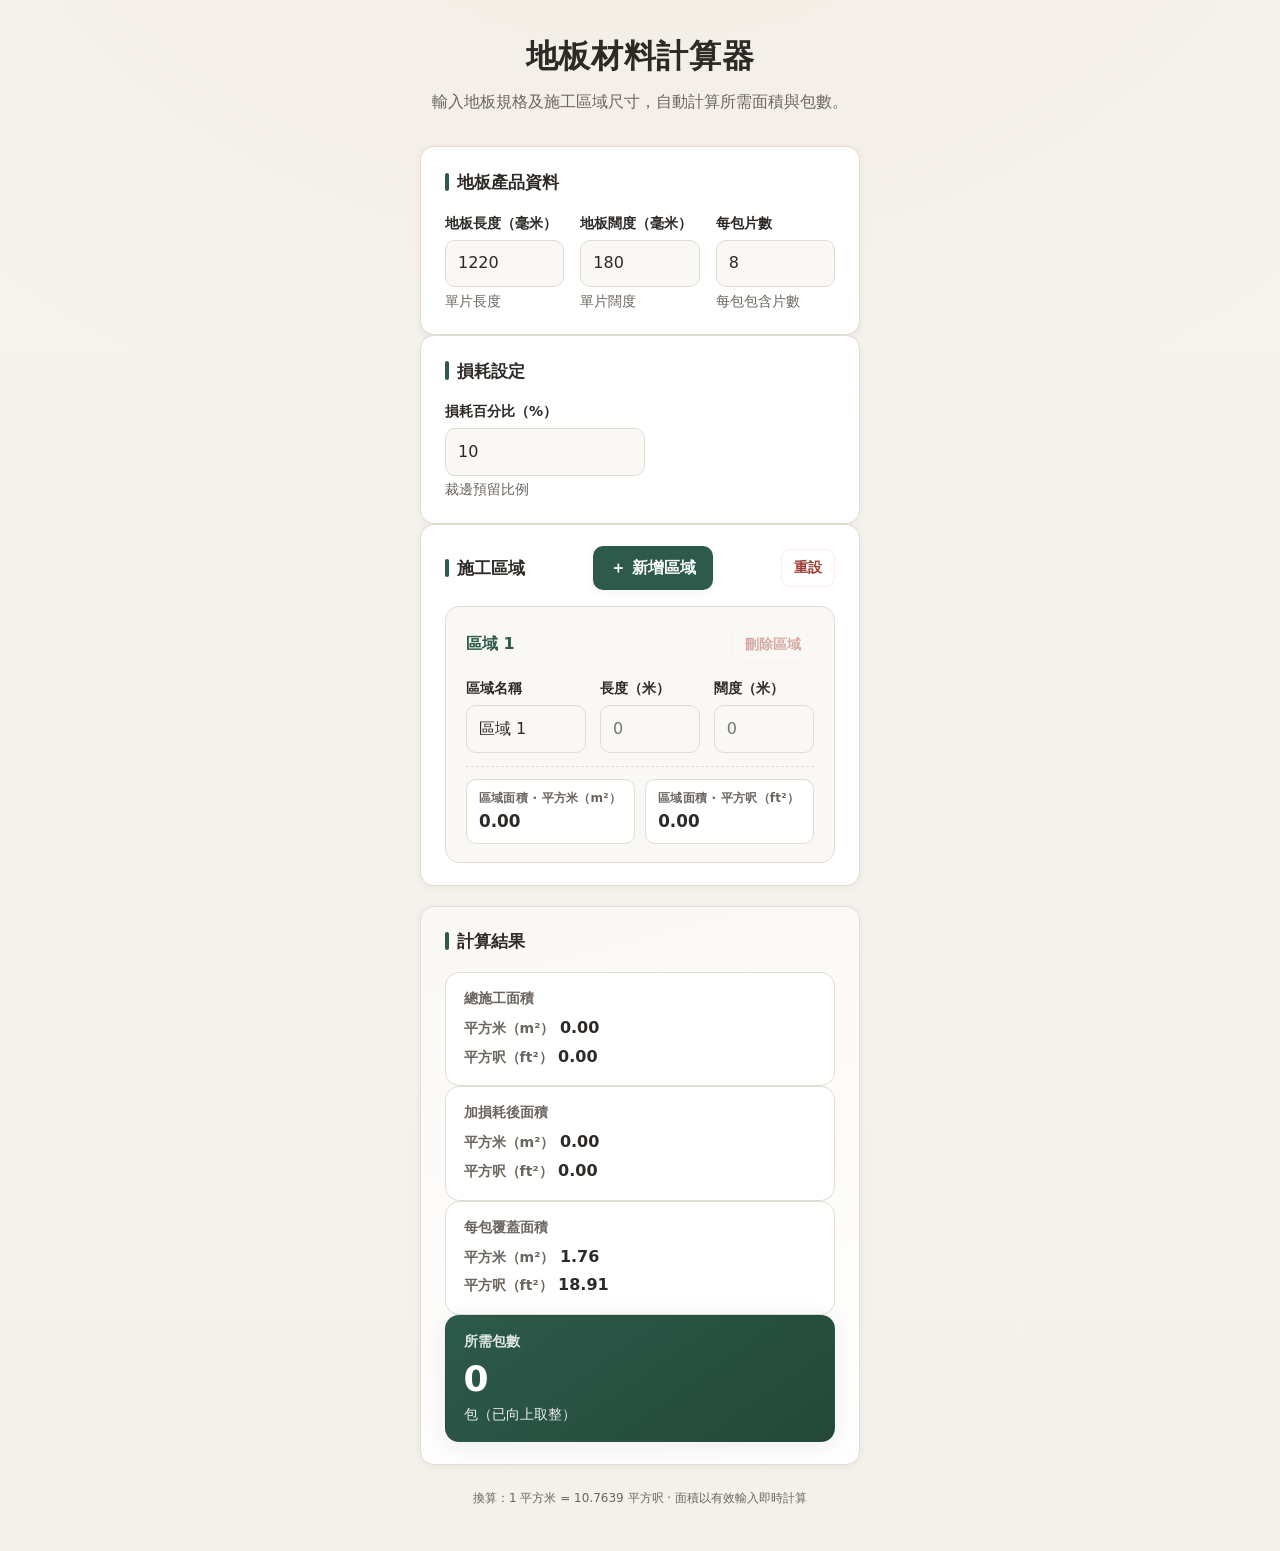
<file: index.html>
<!DOCTYPE html>
<html lang="zh-Hant">
<head>
  <meta charset="UTF-8">
  <meta name="viewport" content="width=device-width, initial-scale=1.0">
  <title>地板材料計算器</title>
  <style>
    :root {
      --bg: #f4f1ec;
      --surface: #ffffff;
      --surface-muted: #faf8f5;
      --border: #e2ddd4;
      --border-strong: #cfc7ba;
      --text: #2c2926;
      --text-muted: #6b6560;
      --accent: #2d5a4a;
      --accent-hover: #234839;
      --accent-soft: #e8f0ec;
      --danger: #9b3b32;
      --danger-soft: #fbeae8;
      --highlight: #c4a574;
      --shadow: 0 4px 24px rgba(44, 41, 38, 0.08);
      --shadow-sm: 0 2px 8px rgba(44, 41, 38, 0.06);
      --radius: 14px;
      --radius-sm: 10px;
      --font: system-ui, -apple-system, "Segoe UI", "PingFang TC", "Microsoft JhengHei", "Noto Sans TC", sans-serif;
      --transition: 0.2s ease;
    }

    *, *::before, *::after { box-sizing: border-box; }

    body {
      margin: 0;
      min-height: 100vh;
      font-family: var(--font);
      font-size: 16px;
      line-height: 1.55;
      color: var(--text);
      background: var(--bg);
      background-image:
        radial-gradient(ellipse 80% 50% at 50% -20%, rgba(196, 165, 116, 0.12), transparent),
        linear-gradient(180deg, #f7f4ef 0%, var(--bg) 100%);
    }

    .app {
          max-width: 480px;
          margin: 0 auto;
          padding: clamp(1rem, 4vw, 2rem) 1.25rem 2rem;
        }

    .header {
      text-align: center;
      margin-bottom: 2rem;
    }

    .header h1 {
      margin: 0 0 0.5rem;
      font-size: clamp(1.5rem, 4vw, 2rem);
      font-weight: 700;
      letter-spacing: 0.02em;
      color: var(--text);
    }

    .header p {
          margin: 0;
          font-size: 1rem;
          color: var(--text-muted);
          max-width: 36em;
          margin-inline: auto;
        }

    .grid-top {
          display: block;
        }



    .card {
      background: var(--surface);
      border: 1px solid var(--border);
      border-radius: var(--radius);
      box-shadow: var(--shadow-sm);
      padding: 1.35rem 1.5rem;
    }

    .card-title {
      margin: 0 0 1.1rem;
      font-size: 1.05rem;
      font-weight: 650;
      color: var(--text);
      display: flex;
      align-items: center;
      gap: 0.5rem;
    }

    .card-title::before {
      content: "";
      width: 4px;
      height: 1.1em;
      background: var(--accent);
      border-radius: 2px;
    }

    .field-grid {
      display: grid;
      grid-template-columns: repeat(3, 1fr);
      gap: 1rem;
    }

    @media (max-width: 600px) {
      .field-grid { grid-template-columns: 1fr; }
    }

    .field {
      display: flex;
      flex-direction: column;
      gap: 0.35rem;
    }

    .field label {
      font-size: 0.875rem;
      font-weight: 600;
      color: var(--text);
    }

    .field .hint {
          font-size: 0.875rem;
      color: var(--text-muted);
      margin-top: -0.15rem;
    }

    input[type="number"],
        input[type="text"] {
          width: 100%;
          padding: 0.65rem 0.75rem;
          font: inherit;
          font-size: 1rem;
      color: var(--text);
      background: var(--surface-muted);
      border: 1px solid var(--border);
      border-radius: var(--radius-sm);
      transition: border-color var(--transition), box-shadow var(--transition), background var(--transition);
    }

    input:hover {
      border-color: var(--border-strong);
    }

    input:focus {
      outline: none;
      border-color: var(--accent);
      background: var(--surface);
      box-shadow: 0 0 0 3px var(--accent-soft);
    }

    input:invalid:not(:placeholder-shown) {
      border-color: var(--danger);
    }

    .areas-section {
      margin-bottom: 1.25rem;
    }

    .areas-header {
      display: flex;
      flex-wrap: wrap;
      align-items: center;
      justify-content: space-between;
      gap: 0.75rem;
      margin-bottom: 1rem;
    }

    .areas-header .card-title {
      margin: 0;
    }

    .btn {
      display: inline-flex;
      align-items: center;
      justify-content: center;
      gap: 0.35rem;
      padding: 0.6rem 1.1rem;
      font: inherit;
      font-size: 1rem;
            font-weight: 600;
            border: none;
            border-radius: var(--radius-sm);
            cursor: pointer;
      transition: background var(--transition), transform 0.1s ease, box-shadow var(--transition);
    }

    .btn:active { transform: scale(0.98); }

    .btn-primary {
      background: var(--accent);
      color: #fff;
      box-shadow: var(--shadow-sm);
    }

    .btn-primary:hover { background: var(--accent-hover); }
    .btn-primary:focus-visible {
      outline: 2px solid var(--accent);
      outline-offset: 2px;
    }

    .btn-ghost {
          background: transparent;
          color: var(--danger);
          border: 1px solid var(--danger-soft);
          padding: 0.45rem 0.75rem;
          font-size: 0.875rem;
    }

    .btn-ghost:hover {
      background: var(--danger-soft);
    }

    .btn-ghost:disabled {
      opacity: 0.4;
      cursor: not-allowed;
      pointer-events: none;
    }

    .areas-list {
      display: flex;
      flex-direction: column;
      gap: 1rem;
    }

    .area-card {
      background: var(--surface-muted);
      border: 1px solid var(--border);
      border-radius: var(--radius);
      padding: 1.15rem 1.25rem;
      transition: box-shadow var(--transition);
    }

    .area-card:focus-within {
      box-shadow: var(--shadow-sm);
      border-color: var(--border-strong);
    }

    .area-card-head {
      display: flex;
      flex-wrap: wrap;
      align-items: center;
      justify-content: space-between;
      gap: 0.5rem;
      margin-bottom: 0.9rem;
    }

    .area-card-head h3 {
          margin: 0;
          font-size: 1rem;
      font-weight: 650;
      color: var(--accent);
    }

    .area-fields {
      display: grid;
      grid-template-columns: 1.2fr 1fr 1fr;
      gap: 0.85rem;
      margin-bottom: 0.85rem;
    }

    @media (max-width: 640px) {
      .area-fields { grid-template-columns: 1fr; }
    }

    .area-subtotal {
      display: grid;
      grid-template-columns: 1fr 1fr;
      gap: 0.65rem;
      padding-top: 0.75rem;
      border-top: 1px dashed var(--border);
    }

    @media (max-width: 480px) {
      .area-subtotal { grid-template-columns: 1fr; }
    }

    .subtotal-box {
      background: var(--surface);
      border: 1px solid var(--border);
      border-radius: var(--radius-sm);
      padding: 0.55rem 0.75rem;
    }

    .subtotal-box .label {
          font-size: 0.75rem;
      font-weight: 600;
      color: var(--text-muted);
      text-transform: none;
      letter-spacing: 0.02em;
    }

    .subtotal-box .value {
      font-size: 1.05rem;
      font-weight: 700;
      color: var(--text);
      font-variant-numeric: tabular-nums;
    }

    .waste-field {
      max-width: 200px;
    }

    .results-section .card {
      background: linear-gradient(165deg, #faf8f5 0%, var(--surface) 100%);
    }

    .results-grid {
          display: block;
        }



    .result-card {
      background: var(--surface);
      border: 1px solid var(--border);
      border-radius: var(--radius);
      padding: 1rem 1.1rem;
      min-height: 100%;
    }

    .result-card .result-label {
          font-size: 0.875rem;
      font-weight: 600;
      color: var(--text-muted);
      margin-bottom: 0.5rem;
      line-height: 1.35;
    }

    .result-card .dual {
      display: flex;
      flex-direction: column;
      gap: 0.25rem;
    }

    .result-card .dual span {
      font-size: 1rem;
      font-weight: 700;
      font-variant-numeric: tabular-nums;
      color: var(--text);
    }

    .result-card .dual .unit {
          font-size: 0.875rem;
      font-weight: 600;
      color: var(--text-muted);
    }

    .result-card.highlight {
      grid-column: span 1;
      background: linear-gradient(145deg, var(--accent) 0%, #234839 100%);
      border-color: transparent;
      color: #fff;
      box-shadow: var(--shadow);
    }

    @media (min-width: 901px) {
      .result-card.highlight { grid-column: span 1; }
    }

    .result-card.highlight .result-label {
      color: rgba(255, 255, 255, 0.85);
    }

    .result-card.highlight .pack-value {
      font-size: 2.25rem;
      font-weight: 800;
      line-height: 1.1;
      font-variant-numeric: tabular-nums;
    }

    .result-card.highlight .pack-unit {
      font-size: 0.9rem;
      opacity: 0.9;
      margin-top: 0.25rem;
    }

    .result-card.placeholder .dual span,
    .result-card.placeholder .pack-value {
      color: var(--text-muted);
      font-weight: 600;
    }

    .footer-note {
      text-align: center;
      margin-top: 1.5rem;
      font-size: 0.75rem;
      color: var(--text-muted);
    }

    .sr-only {
      position: absolute;
      width: 1px;
      height: 1px;
      padding: 0;
      margin: -1px;
      overflow: hidden;
      clip: rect(0, 0, 0, 0);
      border: 0;
    }

    @media (prefers-color-scheme: dark) {
      :root {
        --bg: #1a1917;
        --surface: #242322;
        --surface-muted: #2a2928;
        --border: #3a3632;
        --border-strong: #4a4540;
        --text: #e8e4df;
        --text-muted: #9b9590;
        --accent: #4a8c73;
        --accent-hover: #3d7962;
        --accent-soft: rgba(74, 140, 115, 0.2);
        --danger: #c45b52;
        --danger-soft: rgba(196, 91, 82, 0.25);
        --highlight: #d4b88a;
        --shadow: 0 4px 24px rgba(0, 0, 0, 0.35);
        --shadow-sm: 0 2px 8px rgba(0, 0, 0, 0.25);
      }
      body {
        background-image:
          radial-gradient(ellipse 80% 50% at 50% -20%, rgba(196, 165, 116, 0.08), transparent),
          linear-gradient(180deg, #222019 0%, var(--bg) 100%);
      }
      .results-section .card {
        background: linear-gradient(165deg, var(--surface-muted) 0%, var(--surface) 100%);
      }
    }

    @media print {
      body { background: #fff; }
      .btn-primary, .btn-ghost { display: none; }
      .card, .area-card { box-shadow: none; border: 1px solid #ccc; }
      input { border: none; padding: 0; background: transparent; font-size: 0.9rem; }
      .area-subtotal { padding: 0.5rem 0; }
      .subtotal-box { border: 1px solid #ccc; }
      .footer-note { display: none; }
      .header p { color: #333; }
      .result-card .dual span { color: #000; }
      .result-card.highlight { background: #eee; color: #000; border-color: #ccc; }
      .result-card.highlight .result-label { color: #333; }
    }
  </style>
</head>
<body>
  <div class="app">
    <header class="header">
      <h1>地板材料計算器</h1>
      <p>輸入地板規格及施工區域尺寸，自動計算所需面積與包數。</p>
    </header>

    <div class="grid-top">
      <section class="card" aria-labelledby="product-heading">
        <h2 class="card-title" id="product-heading">地板產品資料</h2>
        <div class="field-grid">
          <div class="field">
            <label for="plank-length">地板長度（毫米）</label>
            <input type="number" id="plank-length" min="0" step="1" placeholder="例如 1220" value="1220" inputmode="decimal" aria-describedby="plank-length-hint">
            <span class="hint" id="plank-length-hint">單片長度</span>
          </div>
          <div class="field">
            <label for="plank-width">地板闊度（毫米）</label>
            <input type="number" id="plank-width" min="0" step="1" placeholder="例如 180" value="180" inputmode="decimal" aria-describedby="plank-width-hint">
            <span class="hint" id="plank-width-hint">單片闊度</span>
          </div>
          <div class="field">
            <label for="pieces-per-pack">每包片數</label>
            <input type="number" id="pieces-per-pack" min="0" step="1" placeholder="例如 8" value="8" inputmode="numeric" aria-describedby="pieces-hint">
            <span class="hint" id="pieces-hint">每包包含片數</span>
          </div>
        </div>
      </section>

      <section class="card" aria-labelledby="waste-heading">
        <h2 class="card-title" id="waste-heading">損耗設定</h2>
        <div class="field waste-field">
          <label for="waste-percent">損耗百分比（%）</label>
          <input type="number" id="waste-percent" min="0" step="0.1" value="10" inputmode="decimal" aria-describedby="waste-hint">
          <span class="hint" id="waste-hint">裁邊預留比例</span>
        </div>
      </section>
    </div>

    <section class="card areas-section" aria-labelledby="areas-heading">
      <div class="areas-header">
        <h2 class="card-title" id="areas-heading">施工區域</h2>
        <button type="button" class="btn btn-primary" id="add-area-btn" aria-label="新增施工區域">
          ＋ 新增區域
        </button>
        <button type="button" class="btn btn-ghost" id="reset-btn" aria-label="重設所有數值">
          重設
        </button>
      </div>
      <div class="areas-list" id="areas-list" role="list"></div>
    </section>

    <section class="results-section" aria-labelledby="results-heading" aria-live="polite">
      <div class="card">
        <h2 class="card-title" id="results-heading">計算結果</h2>
        <div class="results-grid">
          <div class="result-card" id="result-total-area">
            <div class="result-label">總施工面積</div>
            <div class="dual">
              <span><span class="unit">平方米（m²）</span> <span data-m2>0.00</span></span>
              <span><span class="unit">平方呎（ft²）</span> <span data-ft2>0.00</span></span>
            </div>
          </div>
          <div class="result-card" id="result-waste-area">
            <div class="result-label">加損耗後面積</div>
            <div class="dual">
              <span><span class="unit">平方米（m²）</span> <span data-m2>0.00</span></span>
              <span><span class="unit">平方呎（ft²）</span> <span data-ft2>0.00</span></span>
            </div>
          </div>
          <div class="result-card" id="result-pack-coverage">
            <div class="result-label">每包覆蓋面積</div>
            <div class="dual">
              <span><span class="unit">平方米（m²）</span> <span data-m2>0.00</span></span>
              <span><span class="unit">平方呎（ft²）</span> <span data-ft2>0.00</span></span>
            </div>
          </div>
          <div class="result-card highlight" id="result-packs">
            <div class="result-label">所需包數</div>
            <div class="pack-value" data-packs>0</div>
            <div class="pack-unit">包（已向上取整）</div>
          </div>
        </div>
      </div>
    </section>

    <p class="footer-note">換算：1 平方米 = 10.7639 平方呎 · 面積以有效輸入即時計算</p>
  </div>

  <template id="area-card-template">
    <article class="area-card" role="listitem" data-area-id="">
      <div class="area-card-head">
        <h3 class="area-title"></h3>
        <button type="button" class="btn btn-ghost remove-area-btn">刪除區域</button>
      </div>
      <div class="area-fields">
        <div class="field">
          <label class="area-name-label">區域名稱</label>
          <input type="text" class="area-name" placeholder="例如 客廳" maxlength="40">
        </div>
        <div class="field">
          <label class="area-length-label">長度（米）</label>
          <input type="number" class="area-length" min="0" step="0.01" placeholder="0" inputmode="decimal">
        </div>
        <div class="field">
          <label class="area-width-label">闊度（米）</label>
          <input type="number" class="area-width" min="0" step="0.01" placeholder="0" inputmode="decimal">
        </div>
      </div>
      <div class="area-subtotal" aria-label="區域面積">
        <div class="subtotal-box">
          <div class="label">區域面積 · 平方米（m²）</div>
          <div class="value area-m2">0.00</div>
        </div>
        <div class="subtotal-box">
          <div class="label">區域面積 · 平方呎（ft²）</div>
          <div class="value area-ft2">0.00</div>
        </div>
      </div>
    </article>
  </template>

  <script>
    (function () {
      "use strict";

      const M2_TO_FT2 = 10.763910416709722;

      const plankLengthEl = document.getElementById("plank-length");
      const plankWidthEl = document.getElementById("plank-width");
      const piecesPerPackEl = document.getElementById("pieces-per-pack");
      const wastePercentEl = document.getElementById("waste-percent");
      const areasListEl = document.getElementById("areas-list");
      const addAreaBtn = document.getElementById("add-area-btn");
      const areaTemplate = document.getElementById("area-card-template");

      let areaCounter = 0;

      function parseNonNegative(value) {
        const n = parseFloat(value);
        if (Number.isNaN(n) || n < 0) return 0;
        return n;
      }

      function formatArea(m2) {
        return m2.toLocaleString("zh-Hant", { minimumFractionDigits: 2, maximumFractionDigits: 2 });
      }

      function m2ToFt2(m2) {
        return m2 * M2_TO_FT2;
      }

      function setDualUnits(container, m2) {
        const m2El = container.querySelector("[data-m2]");
        const ft2El = container.querySelector("[data-ft2]");
        if (m2El) m2El.textContent = formatArea(m2);
        if (ft2El) ft2El.textContent = formatArea(m2ToFt2(m2));
      }

      function clampInput(el) {
        if (el.value === "" || el.value === "-") return;
        const n = parseFloat(el.value);
        if (!Number.isNaN(n) && n < 0) el.value = "0";
      }

      function getPlankAreaM2() {
        const lengthMm = parseNonNegative(plankLengthEl.value);
        const widthMm = parseNonNegative(plankWidthEl.value);
        const lengthM = lengthMm / 1000;
        const widthM = widthMm / 1000;
        return lengthM * widthM;
      }

      function getPackCoverageM2() {
        const plankArea = getPlankAreaM2();
        const pieces = parseNonNegative(piecesPerPackEl.value);
        return plankArea * pieces;
      }

      function collectAreas() {
        const cards = areasListEl.querySelectorAll(".area-card");
        let totalM2 = 0;
        const areas = [];

        cards.forEach(function (card) {
          const length = parseNonNegative(card.querySelector(".area-length").value);
          const width = parseNonNegative(card.querySelector(".area-width").value);
          const subM2 = length * width;
          totalM2 += subM2;

          const m2El = card.querySelector(".area-m2");
          const ft2El = card.querySelector(".area-ft2");
          if (m2El) m2El.textContent = formatArea(subM2);
          if (ft2El) ft2El.textContent = formatArea(m2ToFt2(subM2));

          areas.push({ card, subM2 });
        });

        return { totalM2, areas };
      }

      function updateResults() {
        const { totalM2 } = collectAreas();
        const wastePct = parseNonNegative(wastePercentEl.value);
        const packCoverage = getPackCoverageM2();
        const withWaste = totalM2 * (1 + wastePct / 100);

        let packs = 0;
        let isPlaceholder = false;
        if (packCoverage > 0 && withWaste > 0) {
          packs = Math.ceil(withWaste / packCoverage);
        } else if (packCoverage <= 0 && withWaste > 0) {
          isPlaceholder = true;
        }

        setDualUnits(document.getElementById("result-total-area"), totalM2);
        setDualUnits(document.getElementById("result-waste-area"), withWaste);
        setDualUnits(document.getElementById("result-pack-coverage"), packCoverage);

        const packsEl = document.querySelector("#result-packs [data-packs]");
        const packsCard = document.getElementById("result-packs");
        packsCard.classList.toggle("placeholder", isPlaceholder);
        if (packsEl) {
          packsEl.textContent = isPlaceholder ? "—" : String(packs);
        }
      }

      function bindAreaCard(card) {
        const inputs = card.querySelectorAll("input");
        inputs.forEach(function (input) {
          input.addEventListener("input", function () {
            clampInput(input);
            updateResults();
          });
        });

        const removeBtn = card.querySelector(".remove-area-btn");
        removeBtn.addEventListener("click", function () {
          const count = areasListEl.querySelectorAll(".area-card").length;
          if (count <= 1) return;
          card.remove();
          renumberAreas();
          updateRemoveButtons();
          updateResults();
        });
      }

      function renumberAreas() {
        const cards = areasListEl.querySelectorAll(".area-card");
        cards.forEach(function (card, index) {
          const num = index + 1;
          const title = card.querySelector(".area-title");
          const nameInput = card.querySelector(".area-name");
          if (title) title.textContent = "區域 " + num;
          if (nameInput && !nameInput.dataset.userNamed) {
            const defaultName = "區域 " + num;
            if (!nameInput.value || nameInput.value.match(/^區域 \d+$/)) {
              nameInput.value = defaultName;
              nameInput.placeholder = defaultName;
            }
          }
          card.setAttribute("aria-label", "施工區域 " + num);
        });
      }

      function updateRemoveButtons() {
        const count = areasListEl.querySelectorAll(".area-card").length;
        areasListEl.querySelectorAll(".remove-area-btn").forEach(function (btn) {
          btn.disabled = count <= 1;
        });
      }

      function createAreaCard() {
        areaCounter += 1;
        const clone = areaTemplate.content.cloneNode(true);
        const card = clone.querySelector(".area-card");
        card.dataset.areaId = String(areaCounter);

        const nameInput = card.querySelector(".area-name");
        nameInput.addEventListener("input", function () {
          nameInput.dataset.userNamed = nameInput.value.trim() ? "1" : "";
          updateResults();
        });

        areasListEl.appendChild(clone);
        const mounted = areasListEl.lastElementChild;
        bindAreaCard(mounted);
        renumberAreas();
        updateRemoveButtons();
        updateResults();
        return mounted;
      }

      [plankLengthEl, plankWidthEl, piecesPerPackEl, wastePercentEl].forEach(function (el) {
        el.addEventListener("input", function () {
          clampInput(el);
          updateResults();
        });
      });

      addAreaBtn.addEventListener("click", function () {
        createAreaCard();
      });

      const resetBtn = document.getElementById("reset-btn");
      resetBtn.addEventListener("click", function () {
        plankLengthEl.value = "1220";
        plankWidthEl.value = "180";
        piecesPerPackEl.value = "8";
        wastePercentEl.value = "0";
        areasListEl.innerHTML = "";
        areaCounter = 0;
        createAreaCard();
      });

      createAreaCard();
    })();
  </script>
</body>
</html>
</file>
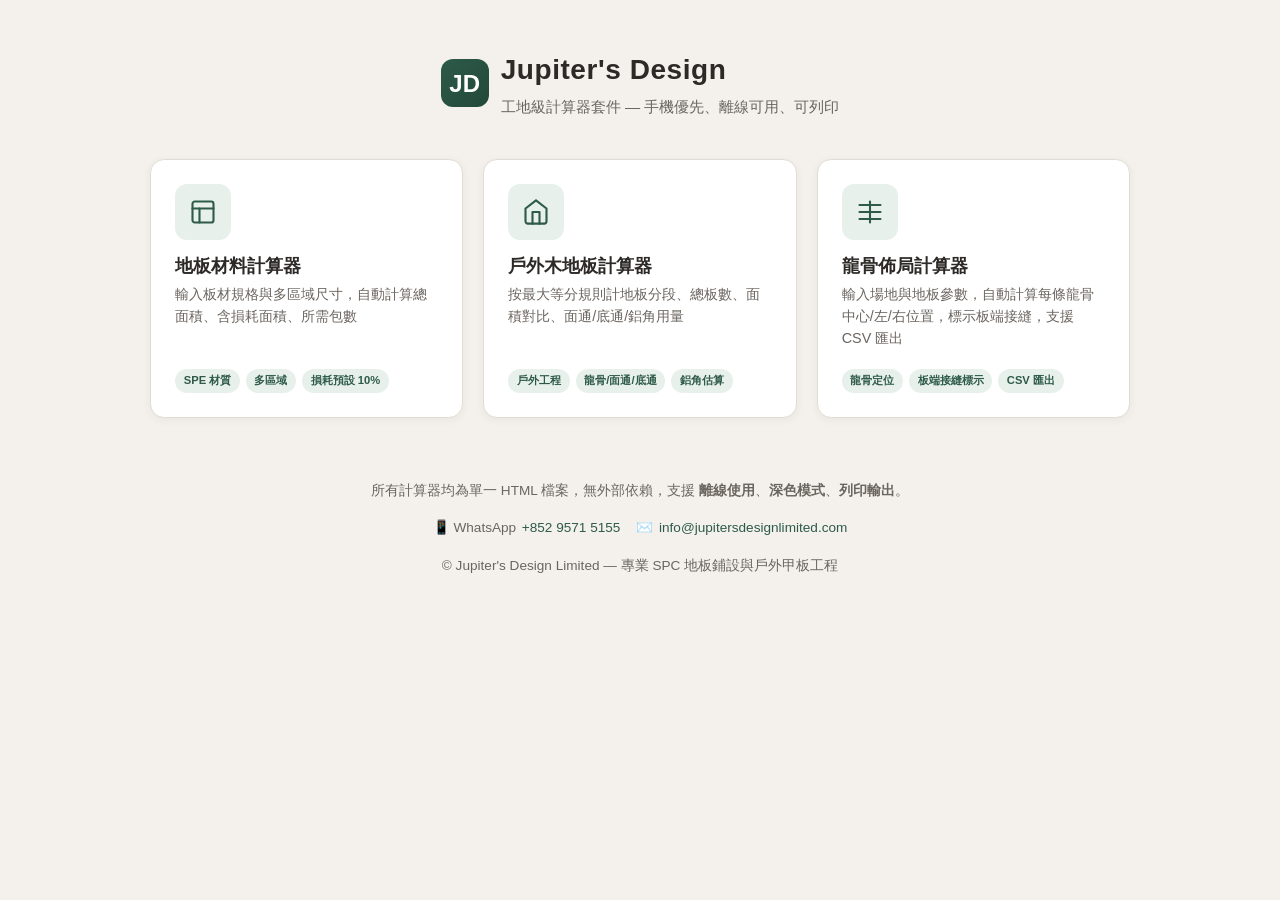
<file: landing.html>
<!DOCTYPE html>
<html lang="zh-Hant">
<head>
  <meta charset="UTF-8" />
  <meta name="viewport" content="width=device-width, initial-scale=1.0, viewport-fit=cover" />
  <title>Jupiter's Design — 地板與龍骨計算器套件</title>
  <meta name="description" content="Jupiter's Design Limited 提供的工地級計算器：地板材料、戶外木地板、龍骨佈局 — 手機優先、離線可用、可列印" />
  <style>
    :root {
      --bg: #f4f1ec;
      --surface: #ffffff;
      --border: #e2ddd4;
      --border-strong: #cfc7ba;
      --text: #2c2926;
      --text-muted: #6b6560;
      --accent: #2d5a4a;
      --accent-hover: #234839;
      --accent-soft: #e8f0ec;
      --radius: 14px;
      --radius-sm: 10px;
      --shadow-sm: 0 2px 8px rgba(44, 41, 38, 0.06);
      --shadow: 0 4px 24px rgba(44, 41, 38, 0.08);
      --font: "Segoe UI", "PingFang TC", "Microsoft JhengHei", "Noto Sans TC", sans-serif;
    }
    @media (prefers-color-scheme: dark) {
      :root {
        --bg: #1a1917;
        --surface: #242322;
        --border: #3a3632;
        --border-strong: #4a4540;
        --text: #e8e4df;
        --text-muted: #9b9590;
        --accent: #4a8c73;
        --accent-hover: #3d7962;
        --accent-soft: rgba(74, 140, 115, 0.2);
        --shadow-sm: 0 2px 8px rgba(0, 0, 0, 0.25);
        --shadow: 0 4px 24px rgba(0, 0, 0, 0.35);
      }
    }
    *, *::before, *::after { box-sizing: border-box; }
    body {
      margin: 0;
      min-height: 100vh;
      font-family: var(--font);
      font-size: 16px;
      line-height: 1.55;
      color: var(--text);
      background: var(--bg);
      display: flex;
      flex-direction: column;
      align-items: center;
      padding: 3rem 1.25rem;
    }
    .brand {
      display: flex;
      align-items: center;
      gap: 0.75rem;
      margin-bottom: 2.5rem;
    }
    .brand-logo {
      width: 48px; height: 48px;
      border-radius: 12px;
      background: linear-gradient(135deg, var(--accent), var(--accent-hover));
      display: flex; align-items: center; justify-content: center;
      color: white; font-weight: 800; font-size: 1.5rem;
    }
    .brand-text h1 {
      margin: 0; font-size: 1.75rem; font-weight: 700; letter-spacing: 0.02em;
    }
    .brand-text p { margin: 0.25rem 0 0; color: var(--text-muted); font-size: 0.95rem; }
    .suite-grid {
      display: grid;
      grid-template-columns: repeat(auto-fit, minmax(280px, 1fr));
      gap: 1.25rem;
      width: 100%;
      max-width: 980px;
    }
    .calc-card {
      background: var(--surface);
      border: 1px solid var(--border);
      border-radius: var(--radius);
      box-shadow: var(--shadow-sm);
      padding: 1.5rem;
      text-decoration: none;
      color: inherit;
      display: flex;
      flex-direction: column;
      gap: 0.75rem;
      transition: transform 0.15s ease, box-shadow 0.15s ease, border-color 0.15s ease;
    }
    .calc-card:hover {
      transform: translateY(-2px);
      box-shadow: var(--shadow);
      border-color: var(--border-strong);
    }
    .calc-card:focus-visible {
      outline: 2px solid var(--accent);
      outline-offset: 2px;
    }
    .calc-icon {
      width: 56px; height: 56px;
      border-radius: 12px;
      background: var(--accent-soft);
      display: flex; align-items: center; justify-content: center;
      color: var(--accent); font-size: 1.75rem;
    }
    .calc-info h2 {
      margin: 0; font-size: 1.15rem; font-weight: 650;
    }
    .calc-info p {
      margin: 0.25rem 0 0; color: var(--text-muted); font-size: 0.9rem; line-height: 1.5;
    }
    .calc-tags {
      display: flex; flex-wrap: wrap; gap: 0.35rem;
      margin-top: auto; padding-top: 0.5rem;
    }
    .tag {
      font-size: 0.7rem;
      background: var(--accent-soft);
      color: var(--accent);
      border-radius: 999px;
      padding: 0.2rem 0.55rem;
      font-weight: 600;
    }
    .footer {
      margin-top: 3rem;
      text-align: center;
      color: var(--text-muted);
      font-size: 0.85rem;
      line-height: 1.6;
    }
    .footer a { color: var(--accent); text-decoration: none; }
    .footer a:hover { text-decoration: underline; }
    .contact-row {
      display: flex; flex-wrap: wrap; justify-content: center; gap: 1rem;
      margin-top: 1rem;
    }
    .contact-item { display: flex; align-items: center; gap: 0.35rem; }
    @media (max-width: 480px) {
      body { padding: 2rem 1rem; }
      .brand-text h1 { font-size: 1.5rem; }
      .suite-grid { grid-template-columns: 1fr; }
    }
  </style>
  <script>
    // Landing page: no JavaScript required (static navigation only)
  </script>
</head>
<body>
  <div class="brand">
    <div class="brand-logo" aria-hidden="true">JD</div>
    <div class="brand-text">
      <h1>Jupiter's Design</h1>
      <p>工地級計算器套件 — 手機優先、離線可用、可列印</p>
    </div>
  </div>

  <div class="suite-grid" role="list" aria-label="可用計算器">
    <a href="https://jupiterlaw.github.io/flooring-calculator/" class="calc-card" role="listitem" target="_blank" rel="noopener">
      <div class="calc-icon" aria-hidden="true">
        <svg width="28" height="28" viewBox="0 0 24 24" fill="none" stroke="currentColor" stroke-width="1.8" stroke-linecap="round" stroke-linejoin="round"><rect x="3" y="3" width="18" height="18" rx="2"/><path d="M3 9h18"/><path d="M9 21V9"/></svg>
      </div>
      <div class="calc-info">
        <h2>地板材料計算器</h2>
        <p>輸入板材規格與多區域尺寸，自動計算總面積、含損耗面積、所需包數</p>
      </div>
      <div class="calc-tags">
        <span class="tag">SPE 材質</span>
        <span class="tag">多區域</span>
        <span class="tag">損耗預設 10%</span>
      </div>
    </a>

    <a href="https://jupiterlaw.github.io/ourdoor_flooring_material_calculator/" class="calc-card" role="listitem" target="_blank" rel="noopener">
      <div class="calc-icon" aria-hidden="true">
        <svg width="28" height="28" viewBox="0 0 24 24" fill="none" stroke="currentColor" stroke-width="1.8" stroke-linecap="round" stroke-linejoin="round"><path d="M3 9l9-7 9 7v11a2 2 0 0 1-2 2H5a2 2 0 0 1-2-2z"/><polyline points="9 22 9 12 15 12 15 22"/></svg>
      </div>
      <div class="calc-info">
        <h2>戶外木地板計算器</h2>
        <p>按最大等分規則計地板分段、總板數、面積對比、面通/底通/鋁角用量</p>
      </div>
      <div class="calc-tags">
        <span class="tag">戶外工程</span>
        <span class="tag">龍骨/面通/底通</span>
        <span class="tag">鋁角估算</span>
      </div>
    </a>

    <a href="https://jupiterlaw.github.io/joist_calculater/" class="calc-card" role="listitem" target="_blank" rel="noopener">
      <div class="calc-icon" aria-hidden="true">
        <svg width="28" height="28" viewBox="0 0 24 24" fill="none" stroke="currentColor" stroke-width="1.8" stroke-linecap="round" stroke-linejoin="round"><line x1="3" y1="12" x2="21" y2="12"/><line x1="3" y1="6" x2="21" y2="6"/><line x1="3" y1="18" x2="21" y2="18"/><line x1="12" y1="3" x2="12" y2="21"/></svg>
      </div>
      <div class="calc-info">
        <h2>龍骨佈局計算器</h2>
        <p>輸入場地與地板參數，自動計算每條龍骨中心/左/右位置，標示板端接縫，支援 CSV 匯出</p>
      </div>
      <div class="calc-tags">
        <span class="tag">龍骨定位</span>
        <span class="tag">板端接縫標示</span>
        <span class="tag">CSV 匯出</span>
      </div>
    </a>
  </div>

  <footer class="footer">
    <p>所有計算器均為單一 HTML 檔案，無外部依賴，支援 <strong>離線使用</strong>、<strong>深色模式</strong>、<strong>列印輸出</strong>。</p>
    <div class="contact-row">
      <span class="contact-item">📱 WhatsApp <a href="https://wa.me/85295715155">+852 9571 5155</a></span>
      <span class="contact-item">✉️ <a href="mailto:info@jupitersdesignlimited.com">info@jupitersdesignlimited.com</a></span>
    </div>
    <p style="margin-top: 1rem;">© Jupiter's Design Limited — 專業 SPC 地板鋪設與戶外甲板工程</p>
  </footer>
</body>
</html>
</file>
